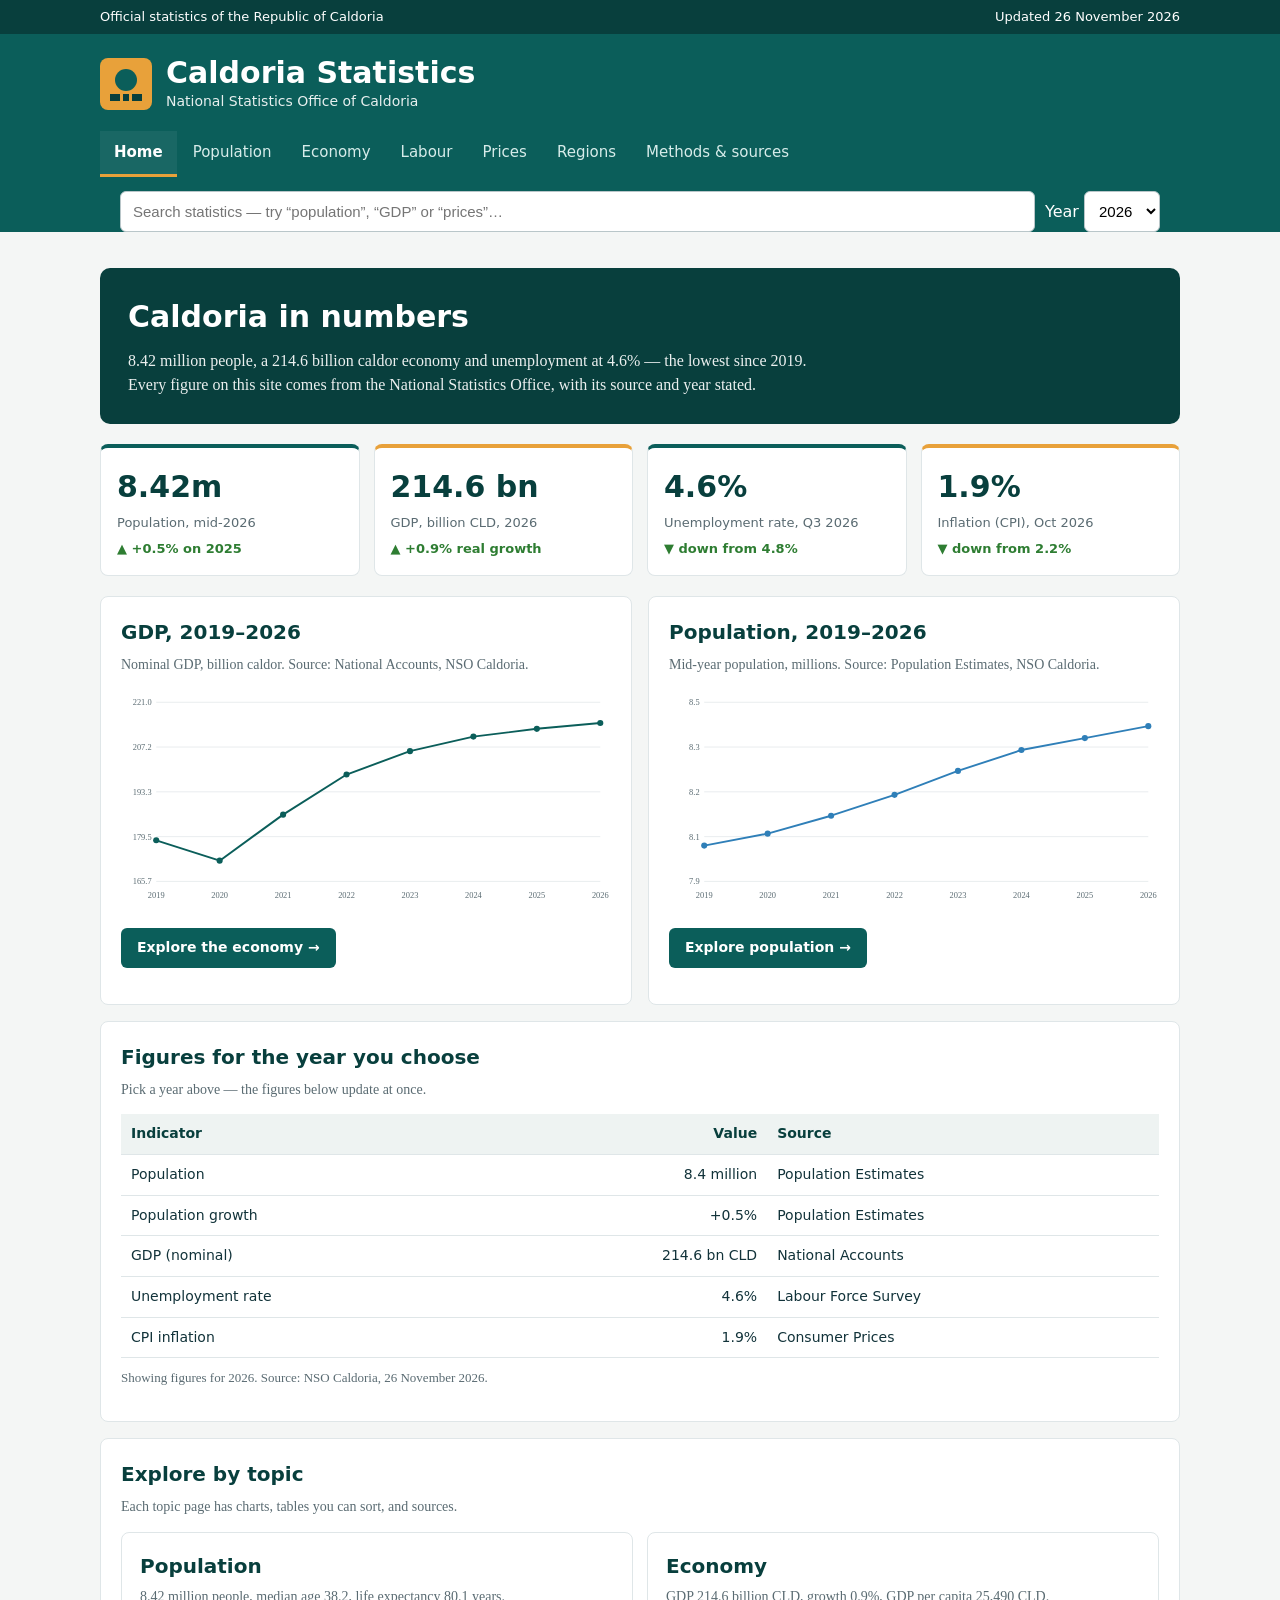
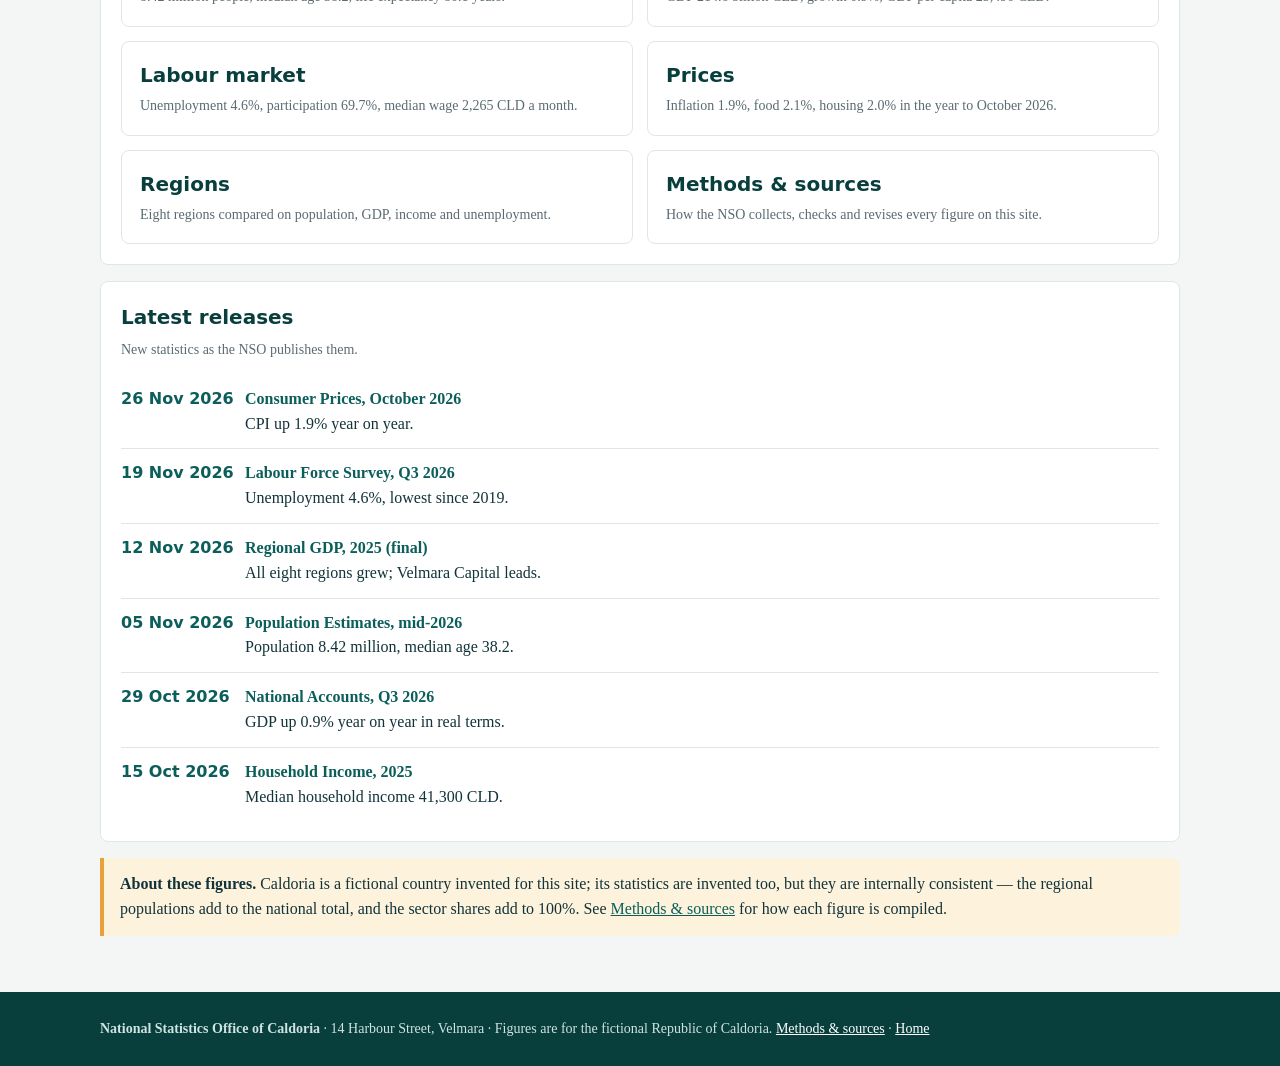
<file: app/index.html>
<!DOCTYPE html>
<html lang="en">
<head>
<meta charset="utf-8">
<meta name="viewport" content="width=device-width, initial-scale=1">
<title>Caldoria National Statistics — NSO Caldoria</title>
<meta name="description" content="Official statistics for the Republic of Caldoria: population, economy, labour, prices and regions, from the National Statistics Office.">
<link rel="stylesheet" href="style.css">
<script type="module" src="app.js"></script>
</head>
<body data-page="home">
<div class="topbar"><div class="topbar-inner"><span>Official statistics of the Republic of Caldoria</span><span>Updated 26 November 2026</span></div></div>
<header class="site"><div class="header-inner">
<a class="brand" href="index.html"><svg class="brand-mark" viewBox="0 0 52 52" aria-hidden="true"><rect width="52" height="52" rx="8" fill="#e8a13a"/><circle cx="26" cy="22" r="11" fill="#0b5e5a"/><rect x="10" y="36" width="10" height="7" fill="#083f3d"/><rect x="23" y="36" width="6" height="7" fill="#083f3d"/><rect x="32" y="36" width="10" height="7" fill="#083f3d"/></svg><span><h1>Caldoria Statistics</h1><p>National Statistics Office of Caldoria</p></span></a>
<nav class="main" aria-label="Main navigation">
<a href="index.html" class="active">Home</a><a href="population.html">Population</a><a href="economy.html">Economy</a><a href="labour.html">Labour</a><a href="prices.html">Prices</a><a href="regions.html">Regions</a><a href="methods.html">Methods &amp; sources</a>
</nav>
<div class="searchbar"><input type="search" id="siteSearch" placeholder="Search statistics — try “population”, “GDP” or “prices”…" aria-label="Search statistics"><label>Year <select id="yearSelect" aria-label="Choose year"></select></label></div>
</div></header>
<main>
<div id="searchResults"></div>
<section class="hero"><h2>Caldoria in numbers</h2><p>8.42 million people, a 214.6 billion caldor economy and unemployment at 4.6% — the lowest since 2019. Every figure on this site comes from the National Statistics Office, with its source and year stated.</p></section>
<div class="kpis">
<div class="kpi"><div class="kpi-value">8.42m</div><div class="kpi-label">Population, mid-2026</div><div class="kpi-change">▲ +0.5% on 2025</div></div>
<div class="kpi amber"><div class="kpi-value">214.6 bn</div><div class="kpi-label">GDP, billion CLD, 2026</div><div class="kpi-change">▲ +0.9% real growth</div></div>
<div class="kpi"><div class="kpi-value">4.6%</div><div class="kpi-label">Unemployment rate, Q3 2026</div><div class="kpi-change">▼ down from 4.8%</div></div>
<div class="kpi amber"><div class="kpi-value">1.9%</div><div class="kpi-label">Inflation (CPI), Oct 2026</div><div class="kpi-change">▼ down from 2.2%</div></div>
</div>
<div class="grid2">
<div class="card"><h3>GDP, 2019–2026</h3><p class="sub">Nominal GDP, billion caldor. Source: National Accounts, NSO Caldoria.</p><div id="chart-gdp"></div><p><a class="btn" href="economy.html">Explore the economy →</a></p></div>
<div class="card"><h3>Population, 2019–2026</h3><p class="sub">Mid-year population, millions. Source: Population Estimates, NSO Caldoria.</p><div id="chart-pop"></div><p><a class="btn" href="population.html">Explore population →</a></p></div>
</div>
<div class="card"><h3>Figures for the year you choose</h3><p class="sub">Pick a year above — the figures below update at once.</p>
<table class="sortable"><thead><tr><th>Indicator</th><th class="num">Value</th><th>Source</th></tr></thead><tbody>
<tr><td>Population</td><td class="num" id="year-pop">8.4 million</td><td>Population Estimates</td></tr>
<tr><td>Population growth</td><td class="num" id="year-growth">+0.5%</td><td>Population Estimates</td></tr>
<tr><td>GDP (nominal)</td><td class="num" id="year-gdp">214.6 bn CLD</td><td>National Accounts</td></tr>
<tr><td>Unemployment rate</td><td class="num" id="year-unemp">4.6%</td><td>Labour Force Survey</td></tr>
<tr><td>CPI inflation</td><td class="num" id="year-cpi">1.9%</td><td>Consumer Prices</td></tr>
</tbody></table><p class="note" id="year-note">Showing figures for 2026. Source: NSO Caldoria, 26 November 2026.</p></div>
<div class="card"><h3>Explore by topic</h3><p class="sub">Each topic page has charts, tables you can sort, and sources.</p><div class="topic-list" id="topicList"></div></div>
<div class="card"><h3>Latest releases</h3><p class="sub">New statistics as the NSO publishes them.</p><div id="releaseList"></div></div>
<div class="callout"><strong>About these figures.</strong> Caldoria is a fictional country invented for this site; its statistics are invented too, but they are internally consistent — the regional populations add to the national total, and the sector shares add to 100%. See <a href="methods.html">Methods &amp; sources</a> for how each figure is compiled.</div>
</main>
<footer class="site"><div class="footer-inner"><strong>National Statistics Office of Caldoria</strong> · 14 Harbour Street, Velmara · Figures are for the fictional Republic of Caldoria. <a href="methods.html">Methods &amp; sources</a> · <a href="index.html">Home</a></div></footer>
</body>
</html>
</file>
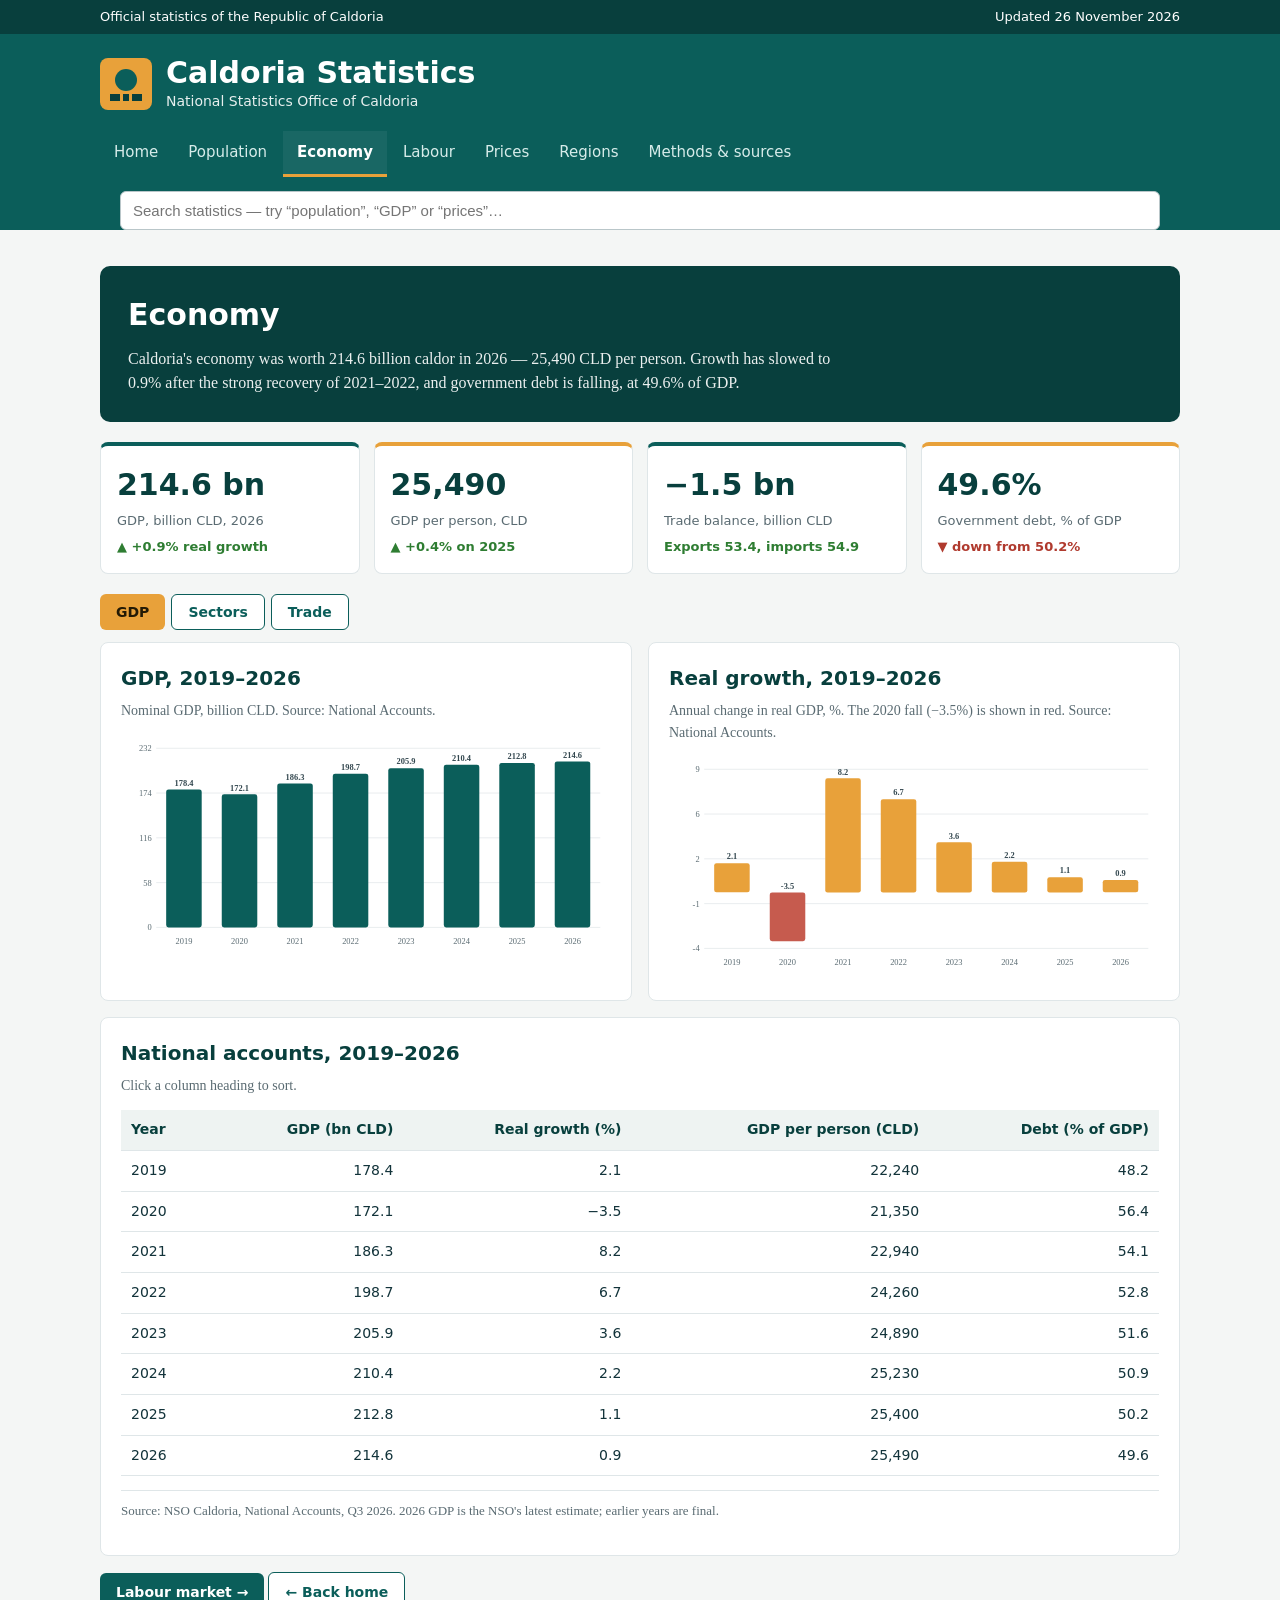
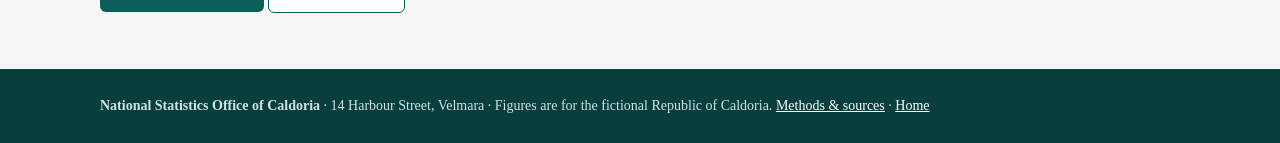
<file: app/economy.html>
<!DOCTYPE html>
<html lang="en">
<head>
<meta charset="utf-8">
<meta name="viewport" content="width=device-width, initial-scale=1">
<title>Economy — Caldoria National Statistics</title>
<meta name="description" content="Caldoria's economy: GDP 214.6 billion CLD, growth 0.9%, sectors, trade and government debt.">
<link rel="stylesheet" href="style.css">
<script type="module" src="app.js"></script>
</head>
<body data-page="economy">
<div class="topbar"><div class="topbar-inner"><span>Official statistics of the Republic of Caldoria</span><span>Updated 26 November 2026</span></div></div>
<header class="site"><div class="header-inner">
<a class="brand" href="index.html"><svg class="brand-mark" viewBox="0 0 52 52" aria-hidden="true"><rect width="52" height="52" rx="8" fill="#e8a13a"/><circle cx="26" cy="22" r="11" fill="#0b5e5a"/><rect x="10" y="36" width="10" height="7" fill="#083f3d"/><rect x="23" y="36" width="6" height="7" fill="#083f3d"/><rect x="32" y="36" width="10" height="7" fill="#083f3d"/></svg><span><h1>Caldoria Statistics</h1><p>National Statistics Office of Caldoria</p></span></a>
<nav class="main" aria-label="Main navigation">
<a href="index.html">Home</a><a href="population.html">Population</a><a href="economy.html" class="active">Economy</a><a href="labour.html">Labour</a><a href="prices.html">Prices</a><a href="regions.html">Regions</a><a href="methods.html">Methods &amp; sources</a>
</nav>
<div class="searchbar"><input type="search" id="siteSearch" placeholder="Search statistics — try “population”, “GDP” or “prices”…" aria-label="Search statistics"></div>
</div></header>
<main>
<div id="searchResults"></div>
<section class="hero"><h2>Economy</h2><p>Caldoria's economy was worth 214.6 billion caldor in 2026 — 25,490 CLD per person. Growth has slowed to 0.9% after the strong recovery of 2021–2022, and government debt is falling, at 49.6% of GDP.</p></section>
<div class="kpis">
<div class="kpi"><div class="kpi-value">214.6 bn</div><div class="kpi-label">GDP, billion CLD, 2026</div><div class="kpi-change">▲ +0.9% real growth</div></div>
<div class="kpi amber"><div class="kpi-value">25,490</div><div class="kpi-label">GDP per person, CLD</div><div class="kpi-change">▲ +0.4% on 2025</div></div>
<div class="kpi"><div class="kpi-value">−1.5 bn</div><div class="kpi-label">Trade balance, billion CLD</div><div class="kpi-change">Exports 53.4, imports 54.9</div></div>
<div class="kpi amber"><div class="kpi-value">49.6%</div><div class="kpi-label">Government debt, % of GDP</div><div class="kpi-change down">▼ down from 50.2%</div></div>
</div>
<div data-tab-group>
<div class="tabs" role="tablist"><button class="btn active" data-tab="gdp">GDP</button><button class="btn ghost" data-tab="sectors">Sectors</button><button class="btn ghost" data-tab="trade">Trade</button></div>
<div data-panel="gdp">
<div class="grid2">
<div class="card"><h3>GDP, 2019–2026</h3><p class="sub">Nominal GDP, billion CLD. Source: National Accounts.</p><div id="chart-gdp"></div></div>
<div class="card"><h3>Real growth, 2019–2026</h3><p class="sub">Annual change in real GDP, %. The 2020 fall (−3.5%) is shown in red. Source: National Accounts.</p><div id="chart-growth"></div></div>
</div>
</div>
<div data-panel="sectors" class="hidden">
<div class="card"><h3>What Caldoria produces, 2026</h3><p class="sub">Share of GDP by sector. Services are 58.4% of the economy. Source: National Accounts.</p><div id="chart-sectors"></div></div>
</div>
<div data-panel="trade" class="hidden">
<div class="card"><h3>Exports, 2019–2026</h3><p class="sub">Billion CLD. Source: Trade Statistics.</p><div id="chart-trade"></div>
<table><thead><tr><th>Trade, 2026</th><th class="num">Billion CLD</th></tr></thead><tbody>
<tr><td>Exports of goods and services</td><td class="num">53.4</td></tr>
<tr><td>Imports of goods and services</td><td class="num">54.9</td></tr>
<tr><td>Trade balance</td><td class="num">−1.5</td></tr>
<tr><td>Largest export: machinery &amp; instruments</td><td class="num">14.2</td></tr>
<tr><td>Largest import: energy &amp; fuels</td><td class="num">11.8</td></tr>
</tbody></table></div>
</div>
</div>
<div class="card"><h3>National accounts, 2019–2026</h3><p class="sub">Click a column heading to sort.</p>
<table class="sortable"><thead><tr><th>Year</th><th class="num">GDP (bn CLD)</th><th class="num">Real growth (%)</th><th class="num">GDP per person (CLD)</th><th class="num">Debt (% of GDP)</th></tr></thead><tbody>
<tr><td>2019</td><td class="num">178.4</td><td class="num">2.1</td><td class="num">22,240</td><td class="num">48.2</td></tr>
<tr><td>2020</td><td class="num">172.1</td><td class="num">−3.5</td><td class="num">21,350</td><td class="num">56.4</td></tr>
<tr><td>2021</td><td class="num">186.3</td><td class="num">8.2</td><td class="num">22,940</td><td class="num">54.1</td></tr>
<tr><td>2022</td><td class="num">198.7</td><td class="num">6.7</td><td class="num">24,260</td><td class="num">52.8</td></tr>
<tr><td>2023</td><td class="num">205.9</td><td class="num">3.6</td><td class="num">24,890</td><td class="num">51.6</td></tr>
<tr><td>2024</td><td class="num">210.4</td><td class="num">2.2</td><td class="num">25,230</td><td class="num">50.9</td></tr>
<tr><td>2025</td><td class="num">212.8</td><td class="num">1.1</td><td class="num">25,400</td><td class="num">50.2</td></tr>
<tr><td>2026</td><td class="num">214.6</td><td class="num">0.9</td><td class="num">25,490</td><td class="num">49.6</td></tr>
</tbody></table><p class="source">Source: NSO Caldoria, National Accounts, Q3 2026. 2026 GDP is the NSO's latest estimate; earlier years are final.</p></div>
<p><a class="btn" href="labour.html">Labour market →</a> <a class="btn ghost" href="index.html">← Back home</a></p>
</main>
<footer class="site"><div class="footer-inner"><strong>National Statistics Office of Caldoria</strong> · 14 Harbour Street, Velmara · Figures are for the fictional Republic of Caldoria. <a href="methods.html">Methods &amp; sources</a> · <a href="index.html">Home</a></div></footer>
</body>
</html>
</file>
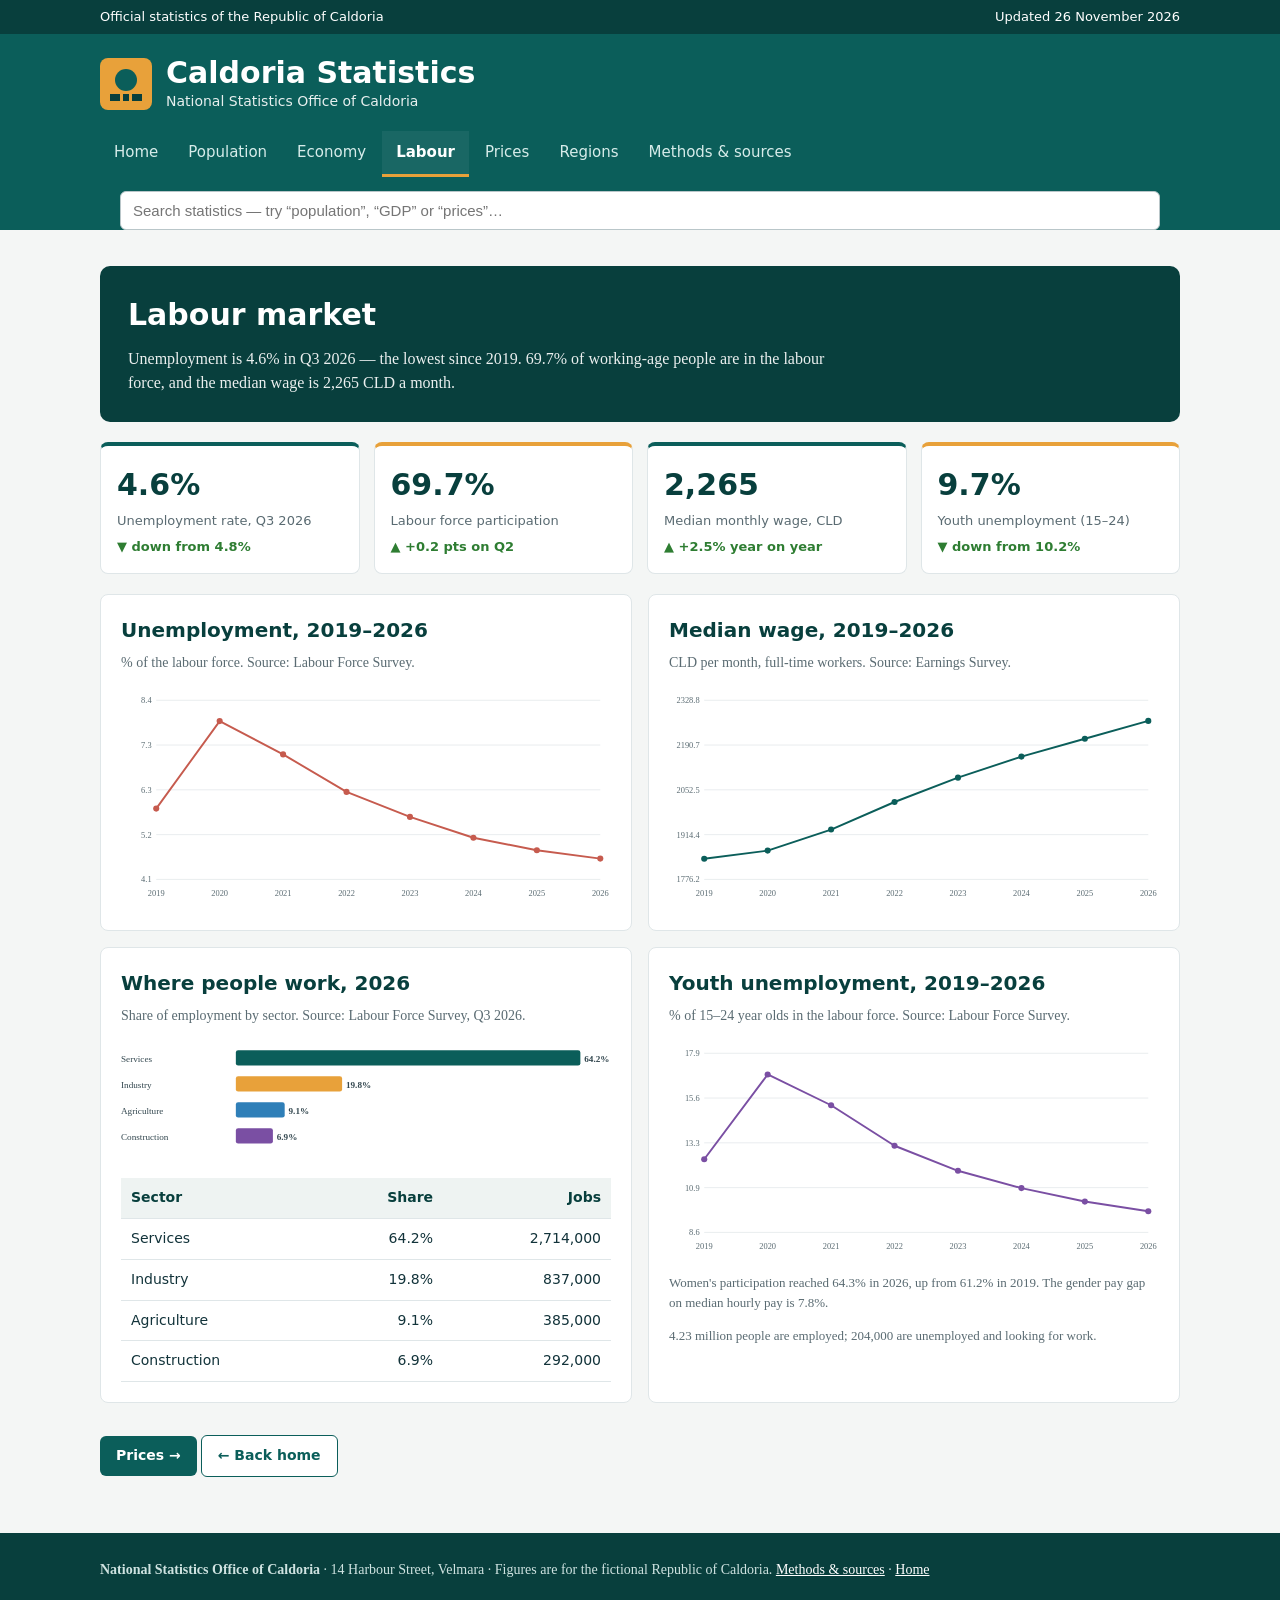
<file: app/labour.html>
<!DOCTYPE html>
<html lang="en">
<head>
<meta charset="utf-8">
<meta name="viewport" content="width=device-width, initial-scale=1">
<title>Labour market — Caldoria National Statistics</title>
<meta name="description" content="Caldoria's labour market: unemployment 4.6%, participation 69.7%, median wage 2,265 CLD a month.">
<link rel="stylesheet" href="style.css">
<script type="module" src="app.js"></script>
</head>
<body data-page="labour">
<div class="topbar"><div class="topbar-inner"><span>Official statistics of the Republic of Caldoria</span><span>Updated 26 November 2026</span></div></div>
<header class="site"><div class="header-inner">
<a class="brand" href="index.html"><svg class="brand-mark" viewBox="0 0 52 52" aria-hidden="true"><rect width="52" height="52" rx="8" fill="#e8a13a"/><circle cx="26" cy="22" r="11" fill="#0b5e5a"/><rect x="10" y="36" width="10" height="7" fill="#083f3d"/><rect x="23" y="36" width="6" height="7" fill="#083f3d"/><rect x="32" y="36" width="10" height="7" fill="#083f3d"/></svg><span><h1>Caldoria Statistics</h1><p>National Statistics Office of Caldoria</p></span></a>
<nav class="main" aria-label="Main navigation">
<a href="index.html">Home</a><a href="population.html">Population</a><a href="economy.html">Economy</a><a href="labour.html" class="active">Labour</a><a href="prices.html">Prices</a><a href="regions.html">Regions</a><a href="methods.html">Methods &amp; sources</a>
</nav>
<div class="searchbar"><input type="search" id="siteSearch" placeholder="Search statistics — try “population”, “GDP” or “prices”…" aria-label="Search statistics"></div>
</div></header>
<main>
<div id="searchResults"></div>
<section class="hero"><h2>Labour market</h2><p>Unemployment is 4.6% in Q3 2026 — the lowest since 2019. 69.7% of working-age people are in the labour force, and the median wage is 2,265 CLD a month.</p></section>
<div class="kpis">
<div class="kpi"><div class="kpi-value">4.6%</div><div class="kpi-label">Unemployment rate, Q3 2026</div><div class="kpi-change">▼ down from 4.8%</div></div>
<div class="kpi amber"><div class="kpi-value">69.7%</div><div class="kpi-label">Labour force participation</div><div class="kpi-change">▲ +0.2 pts on Q2</div></div>
<div class="kpi"><div class="kpi-value">2,265</div><div class="kpi-label">Median monthly wage, CLD</div><div class="kpi-change">▲ +2.5% year on year</div></div>
<div class="kpi amber"><div class="kpi-value">9.7%</div><div class="kpi-label">Youth unemployment (15–24)</div><div class="kpi-change">▼ down from 10.2%</div></div>
</div>
<div class="grid2">
<div class="card"><h3>Unemployment, 2019–2026</h3><p class="sub">% of the labour force. Source: Labour Force Survey.</p><div id="chart-unemp"></div></div>
<div class="card"><h3>Median wage, 2019–2026</h3><p class="sub">CLD per month, full-time workers. Source: Earnings Survey.</p><div id="chart-wage"></div></div>
</div>
<div class="grid2">
<div class="card"><h3>Where people work, 2026</h3><p class="sub">Share of employment by sector. Source: Labour Force Survey, Q3 2026.</p><div id="chart-sectors"></div>
<table><thead><tr><th>Sector</th><th class="num">Share</th><th class="num">Jobs</th></tr></thead><tbody>
<tr><td>Services</td><td class="num">64.2%</td><td class="num">2,714,000</td></tr>
<tr><td>Industry</td><td class="num">19.8%</td><td class="num">837,000</td></tr>
<tr><td>Agriculture</td><td class="num">9.1%</td><td class="num">385,000</td></tr>
<tr><td>Construction</td><td class="num">6.9%</td><td class="num">292,000</td></tr>
</tbody></table></div>
<div class="card"><h3>Youth unemployment, 2019–2026</h3><p class="sub">% of 15–24 year olds in the labour force. Source: Labour Force Survey.</p><div id="chart-youth"></div>
<p class="note">Women's participation reached 64.3% in 2026, up from 61.2% in 2019. The gender pay gap on median hourly pay is 7.8%.</p>
<p class="note">4.23 million people are employed; 204,000 are unemployed and looking for work.</p></div>
</div>
<p><a class="btn" href="prices.html">Prices →</a> <a class="btn ghost" href="index.html">← Back home</a></p>
</main>
<footer class="site"><div class="footer-inner"><strong>National Statistics Office of Caldoria</strong> · 14 Harbour Street, Velmara · Figures are for the fictional Republic of Caldoria. <a href="methods.html">Methods &amp; sources</a> · <a href="index.html">Home</a></div></footer>
</body>
</html>
</file>
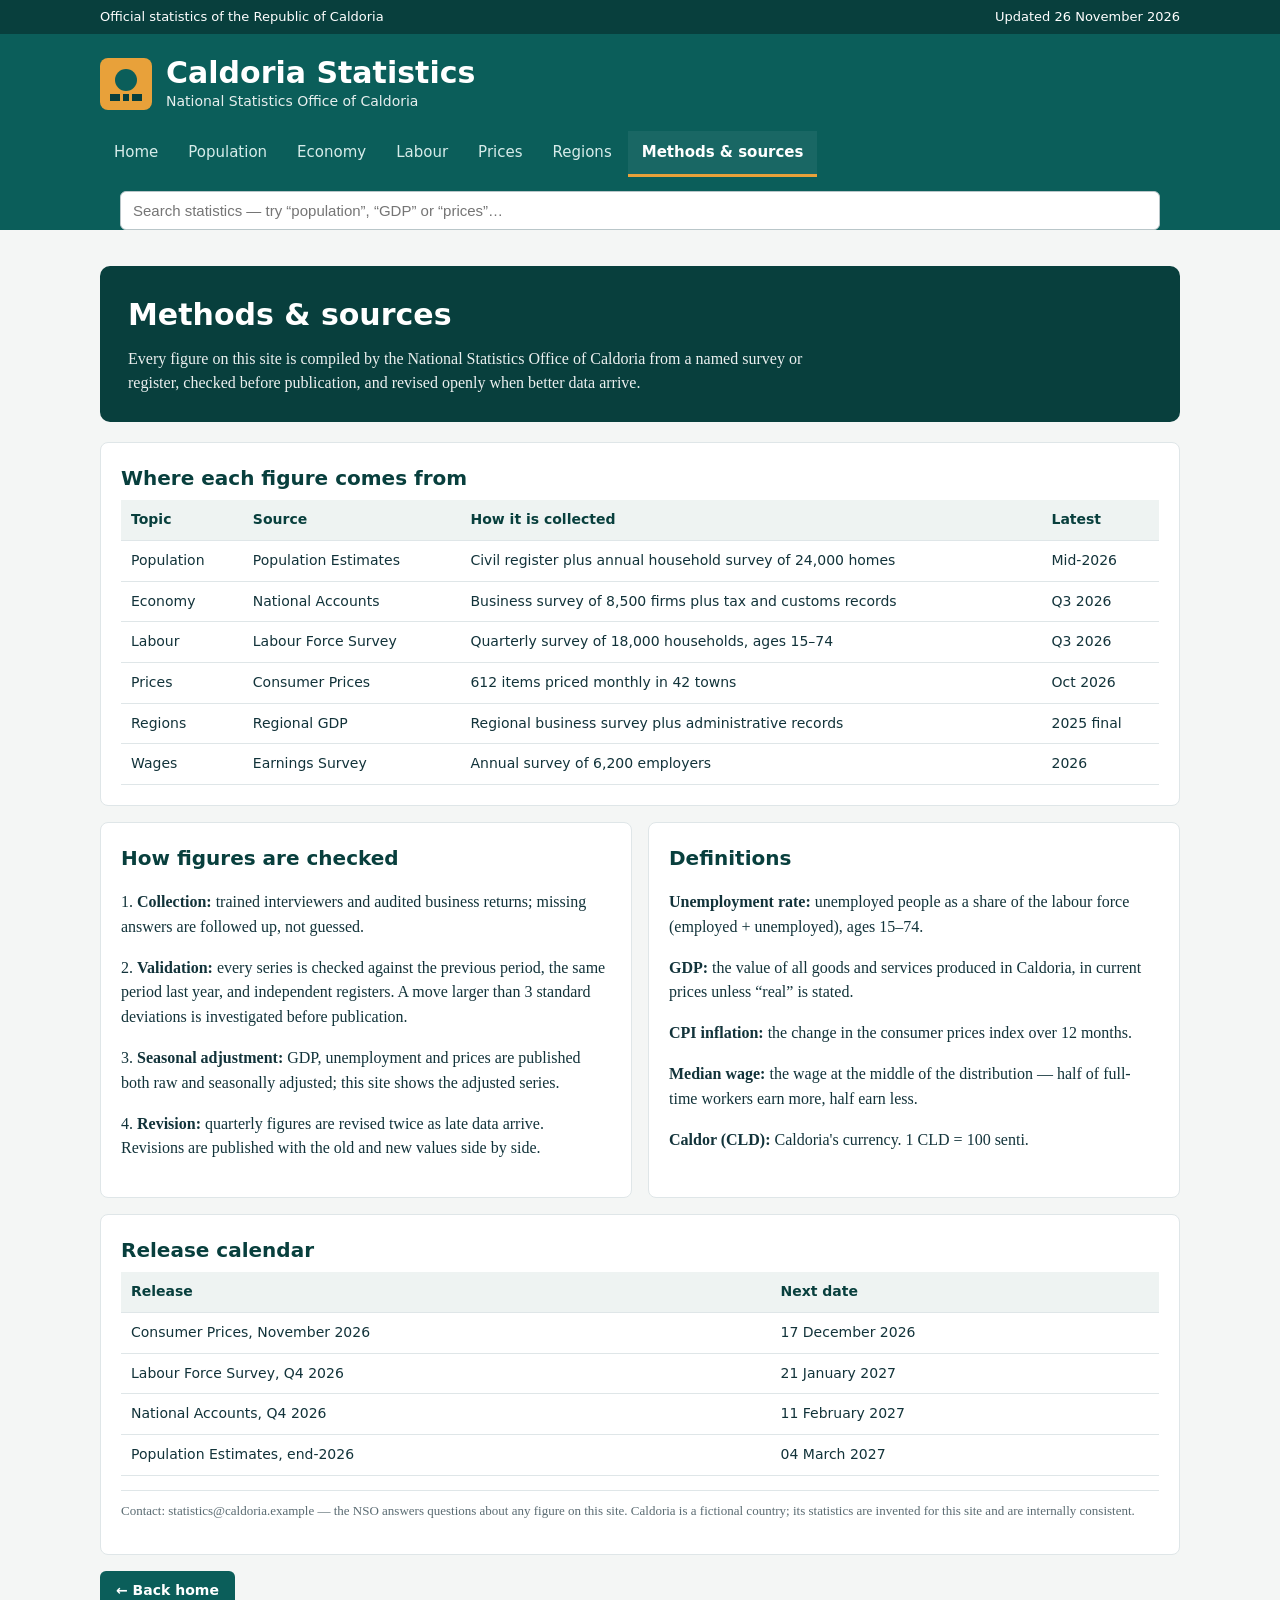
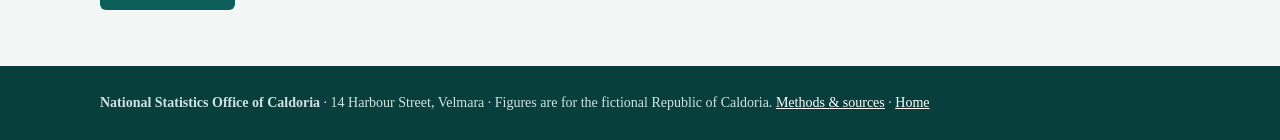
<file: app/methods.html>
<!DOCTYPE html>
<html lang="en">
<head>
<meta charset="utf-8">
<meta name="viewport" content="width=device-width, initial-scale=1">
<title>Methods &amp; sources — Caldoria National Statistics</title>
<meta name="description" content="How the National Statistics Office of Caldoria collects, checks and revises every figure on this site.">
<link rel="stylesheet" href="style.css">
<script type="module" src="app.js"></script>
</head>
<body data-page="methods">
<div class="topbar"><div class="topbar-inner"><span>Official statistics of the Republic of Caldoria</span><span>Updated 26 November 2026</span></div></div>
<header class="site"><div class="header-inner">
<a class="brand" href="index.html"><svg class="brand-mark" viewBox="0 0 52 52" aria-hidden="true"><rect width="52" height="52" rx="8" fill="#e8a13a"/><circle cx="26" cy="22" r="11" fill="#0b5e5a"/><rect x="10" y="36" width="10" height="7" fill="#083f3d"/><rect x="23" y="36" width="6" height="7" fill="#083f3d"/><rect x="32" y="36" width="10" height="7" fill="#083f3d"/></svg><span><h1>Caldoria Statistics</h1><p>National Statistics Office of Caldoria</p></span></a>
<nav class="main" aria-label="Main navigation">
<a href="index.html">Home</a><a href="population.html">Population</a><a href="economy.html">Economy</a><a href="labour.html">Labour</a><a href="prices.html">Prices</a><a href="regions.html">Regions</a><a href="methods.html" class="active">Methods &amp; sources</a>
</nav>
<div class="searchbar"><input type="search" id="siteSearch" placeholder="Search statistics — try “population”, “GDP” or “prices”…" aria-label="Search statistics"></div>
</div></header>
<main>
<div id="searchResults"></div>
<section class="hero"><h2>Methods &amp; sources</h2><p>Every figure on this site is compiled by the National Statistics Office of Caldoria from a named survey or register, checked before publication, and revised openly when better data arrive.</p></section>
<div class="card"><h3>Where each figure comes from</h3>
<table class="sortable"><thead><tr><th>Topic</th><th>Source</th><th>How it is collected</th><th>Latest</th></tr></thead><tbody>
<tr><td>Population</td><td>Population Estimates</td><td>Civil register plus annual household survey of 24,000 homes</td><td>Mid-2026</td></tr>
<tr><td>Economy</td><td>National Accounts</td><td>Business survey of 8,500 firms plus tax and customs records</td><td>Q3 2026</td></tr>
<tr><td>Labour</td><td>Labour Force Survey</td><td>Quarterly survey of 18,000 households, ages 15–74</td><td>Q3 2026</td></tr>
<tr><td>Prices</td><td>Consumer Prices</td><td>612 items priced monthly in 42 towns</td><td>Oct 2026</td></tr>
<tr><td>Regions</td><td>Regional GDP</td><td>Regional business survey plus administrative records</td><td>2025 final</td></tr>
<tr><td>Wages</td><td>Earnings Survey</td><td>Annual survey of 6,200 employers</td><td>2026</td></tr>
</tbody></table></div>
<div class="grid2">
<div class="card"><h3>How figures are checked</h3><p>1. <strong>Collection:</strong> trained interviewers and audited business returns; missing answers are followed up, not guessed.</p><p>2. <strong>Validation:</strong> every series is checked against the previous period, the same period last year, and independent registers. A move larger than 3 standard deviations is investigated before publication.</p><p>3. <strong>Seasonal adjustment:</strong> GDP, unemployment and prices are published both raw and seasonally adjusted; this site shows the adjusted series.</p><p>4. <strong>Revision:</strong> quarterly figures are revised twice as late data arrive. Revisions are published with the old and new values side by side.</p></div>
<div class="card"><h3>Definitions</h3><p><strong>Unemployment rate:</strong> unemployed people as a share of the labour force (employed + unemployed), ages 15–74.</p><p><strong>GDP:</strong> the value of all goods and services produced in Caldoria, in current prices unless “real” is stated.</p><p><strong>CPI inflation:</strong> the change in the consumer prices index over 12 months.</p><p><strong>Median wage:</strong> the wage at the middle of the distribution — half of full-time workers earn more, half earn less.</p><p><strong>Caldor (CLD):</strong> Caldoria's currency. 1 CLD = 100 senti.</p></div>
</div>
<div class="card"><h3>Release calendar</h3>
<table><thead><tr><th>Release</th><th>Next date</th></tr></thead><tbody>
<tr><td>Consumer Prices, November 2026</td><td>17 December 2026</td></tr>
<tr><td>Labour Force Survey, Q4 2026</td><td>21 January 2027</td></tr>
<tr><td>National Accounts, Q4 2026</td><td>11 February 2027</td></tr>
<tr><td>Population Estimates, end-2026</td><td>04 March 2027</td></tr>
</tbody></table>
<p class="source">Contact: statistics@caldoria.example — the NSO answers questions about any figure on this site. Caldoria is a fictional country; its statistics are invented for this site and are internally consistent.</p></div>
<p><a class="btn" href="index.html">← Back home</a></p>
</main>
<footer class="site"><div class="footer-inner"><strong>National Statistics Office of Caldoria</strong> · 14 Harbour Street, Velmara · Figures are for the fictional Republic of Caldoria. <a href="methods.html">Methods &amp; sources</a> · <a href="index.html">Home</a></div></footer>
</body>
</html>
</file>
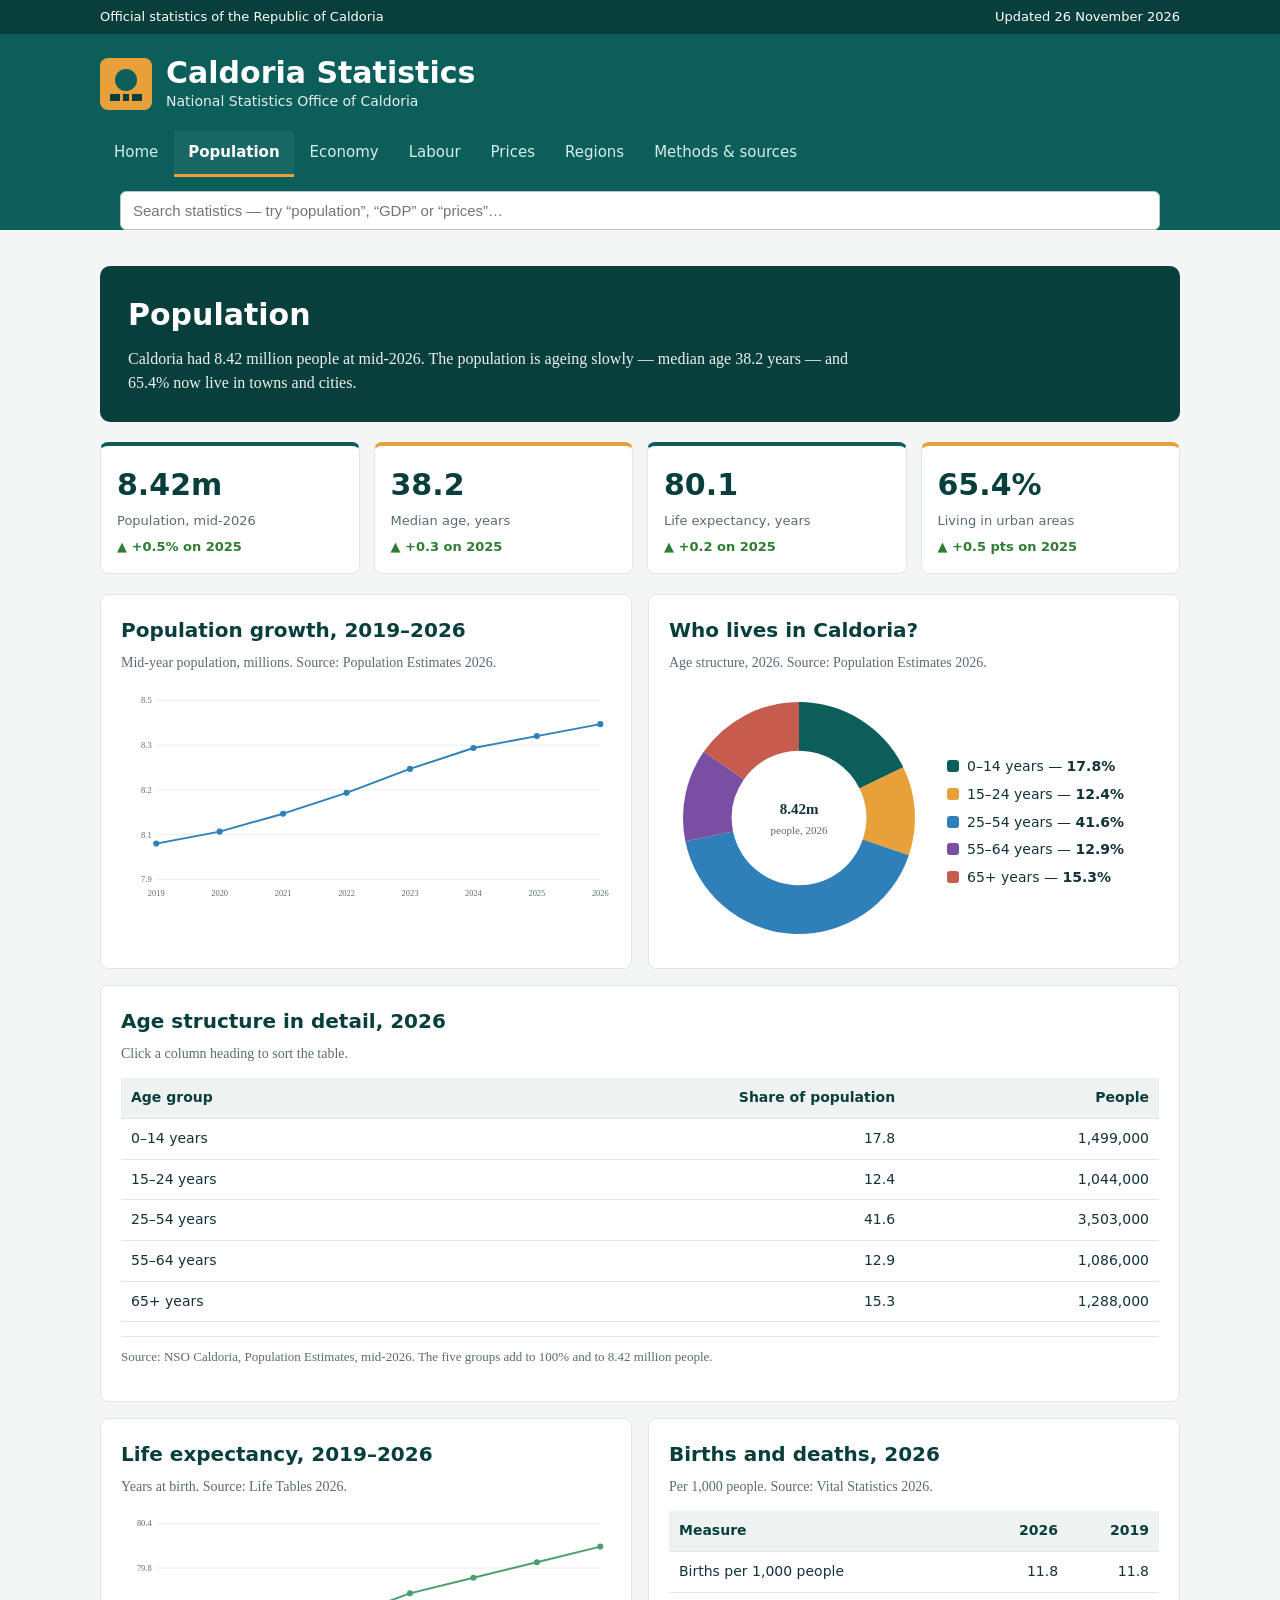
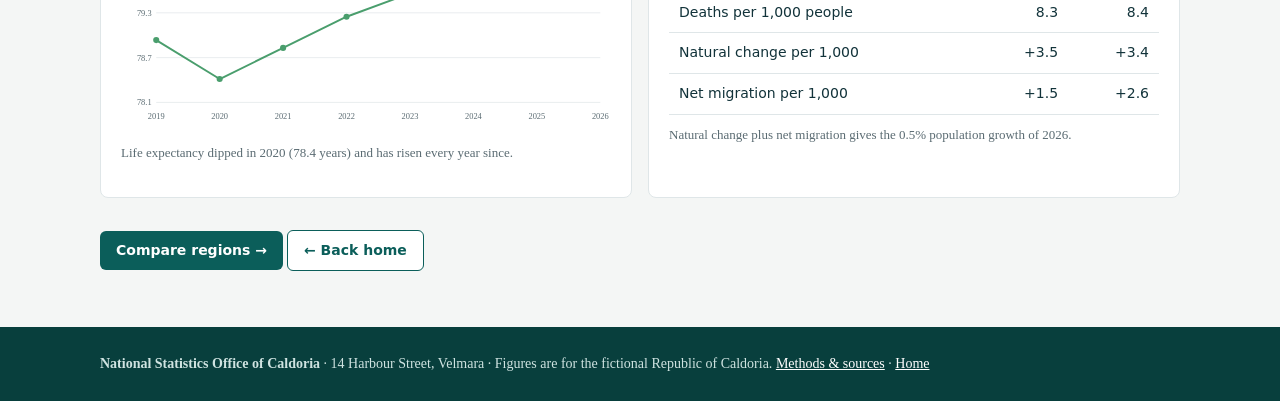
<file: app/population.html>
<!DOCTYPE html>
<html lang="en">
<head>
<meta charset="utf-8">
<meta name="viewport" content="width=device-width, initial-scale=1">
<title>Population — Caldoria National Statistics</title>
<meta name="description" content="Caldoria's population: 8.42 million people, age structure, births, deaths and life expectancy.">
<link rel="stylesheet" href="style.css">
<script type="module" src="app.js"></script>
</head>
<body data-page="population">
<div class="topbar"><div class="topbar-inner"><span>Official statistics of the Republic of Caldoria</span><span>Updated 26 November 2026</span></div></div>
<header class="site"><div class="header-inner">
<a class="brand" href="index.html"><svg class="brand-mark" viewBox="0 0 52 52" aria-hidden="true"><rect width="52" height="52" rx="8" fill="#e8a13a"/><circle cx="26" cy="22" r="11" fill="#0b5e5a"/><rect x="10" y="36" width="10" height="7" fill="#083f3d"/><rect x="23" y="36" width="6" height="7" fill="#083f3d"/><rect x="32" y="36" width="10" height="7" fill="#083f3d"/></svg><span><h1>Caldoria Statistics</h1><p>National Statistics Office of Caldoria</p></span></a>
<nav class="main" aria-label="Main navigation">
<a href="index.html">Home</a><a href="population.html" class="active">Population</a><a href="economy.html">Economy</a><a href="labour.html">Labour</a><a href="prices.html">Prices</a><a href="regions.html">Regions</a><a href="methods.html">Methods &amp; sources</a>
</nav>
<div class="searchbar"><input type="search" id="siteSearch" placeholder="Search statistics — try “population”, “GDP” or “prices”…" aria-label="Search statistics"></div>
</div></header>
<main>
<div id="searchResults"></div>
<section class="hero"><h2>Population</h2><p>Caldoria had 8.42 million people at mid-2026. The population is ageing slowly — median age 38.2 years — and 65.4% now live in towns and cities.</p></section>
<div class="kpis">
<div class="kpi"><div class="kpi-value">8.42m</div><div class="kpi-label">Population, mid-2026</div><div class="kpi-change">▲ +0.5% on 2025</div></div>
<div class="kpi amber"><div class="kpi-value">38.2</div><div class="kpi-label">Median age, years</div><div class="kpi-change">▲ +0.3 on 2025</div></div>
<div class="kpi"><div class="kpi-value">80.1</div><div class="kpi-label">Life expectancy, years</div><div class="kpi-change">▲ +0.2 on 2025</div></div>
<div class="kpi amber"><div class="kpi-value">65.4%</div><div class="kpi-label">Living in urban areas</div><div class="kpi-change">▲ +0.5 pts on 2025</div></div>
</div>
<div class="grid2">
<div class="card"><h3>Population growth, 2019–2026</h3><p class="sub">Mid-year population, millions. Source: Population Estimates 2026.</p><div id="chart-pop"></div></div>
<div class="card"><h3>Who lives in Caldoria?</h3><p class="sub">Age structure, 2026. Source: Population Estimates 2026.</p><div id="chart-age"></div></div>
</div>
<div class="card"><h3>Age structure in detail, 2026</h3><p class="sub">Click a column heading to sort the table.</p>
<table class="sortable"><thead><tr><th>Age group</th><th class="num">Share of population</th><th class="num">People</th></tr></thead><tbody id="ageRows"></tbody></table>
<p class="source">Source: NSO Caldoria, Population Estimates, mid-2026. The five groups add to 100% and to 8.42 million people.</p></div>
<div class="grid2">
<div class="card"><h3>Life expectancy, 2019–2026</h3><p class="sub">Years at birth. Source: Life Tables 2026.</p><div id="chart-life"></div><p class="note">Life expectancy dipped in 2020 (78.4 years) and has risen every year since.</p></div>
<div class="card"><h3>Births and deaths, 2026</h3><p class="sub">Per 1,000 people. Source: Vital Statistics 2026.</p>
<table><thead><tr><th>Measure</th><th class="num">2026</th><th class="num">2019</th></tr></thead><tbody>
<tr><td>Births per 1,000 people</td><td class="num">11.8</td><td class="num">11.8</td></tr>
<tr><td>Deaths per 1,000 people</td><td class="num">8.3</td><td class="num">8.4</td></tr>
<tr><td>Natural change per 1,000</td><td class="num">+3.5</td><td class="num">+3.4</td></tr>
<tr><td>Net migration per 1,000</td><td class="num">+1.5</td><td class="num">+2.6</td></tr>
</tbody></table><p class="note">Natural change plus net migration gives the 0.5% population growth of 2026.</p></div>
</div>
<p><a class="btn" href="regions.html">Compare regions →</a> <a class="btn ghost" href="index.html">← Back home</a></p>
</main>
<footer class="site"><div class="footer-inner"><strong>National Statistics Office of Caldoria</strong> · 14 Harbour Street, Velmara · Figures are for the fictional Republic of Caldoria. <a href="methods.html">Methods &amp; sources</a> · <a href="index.html">Home</a></div></footer>
</body>
</html>
</file>
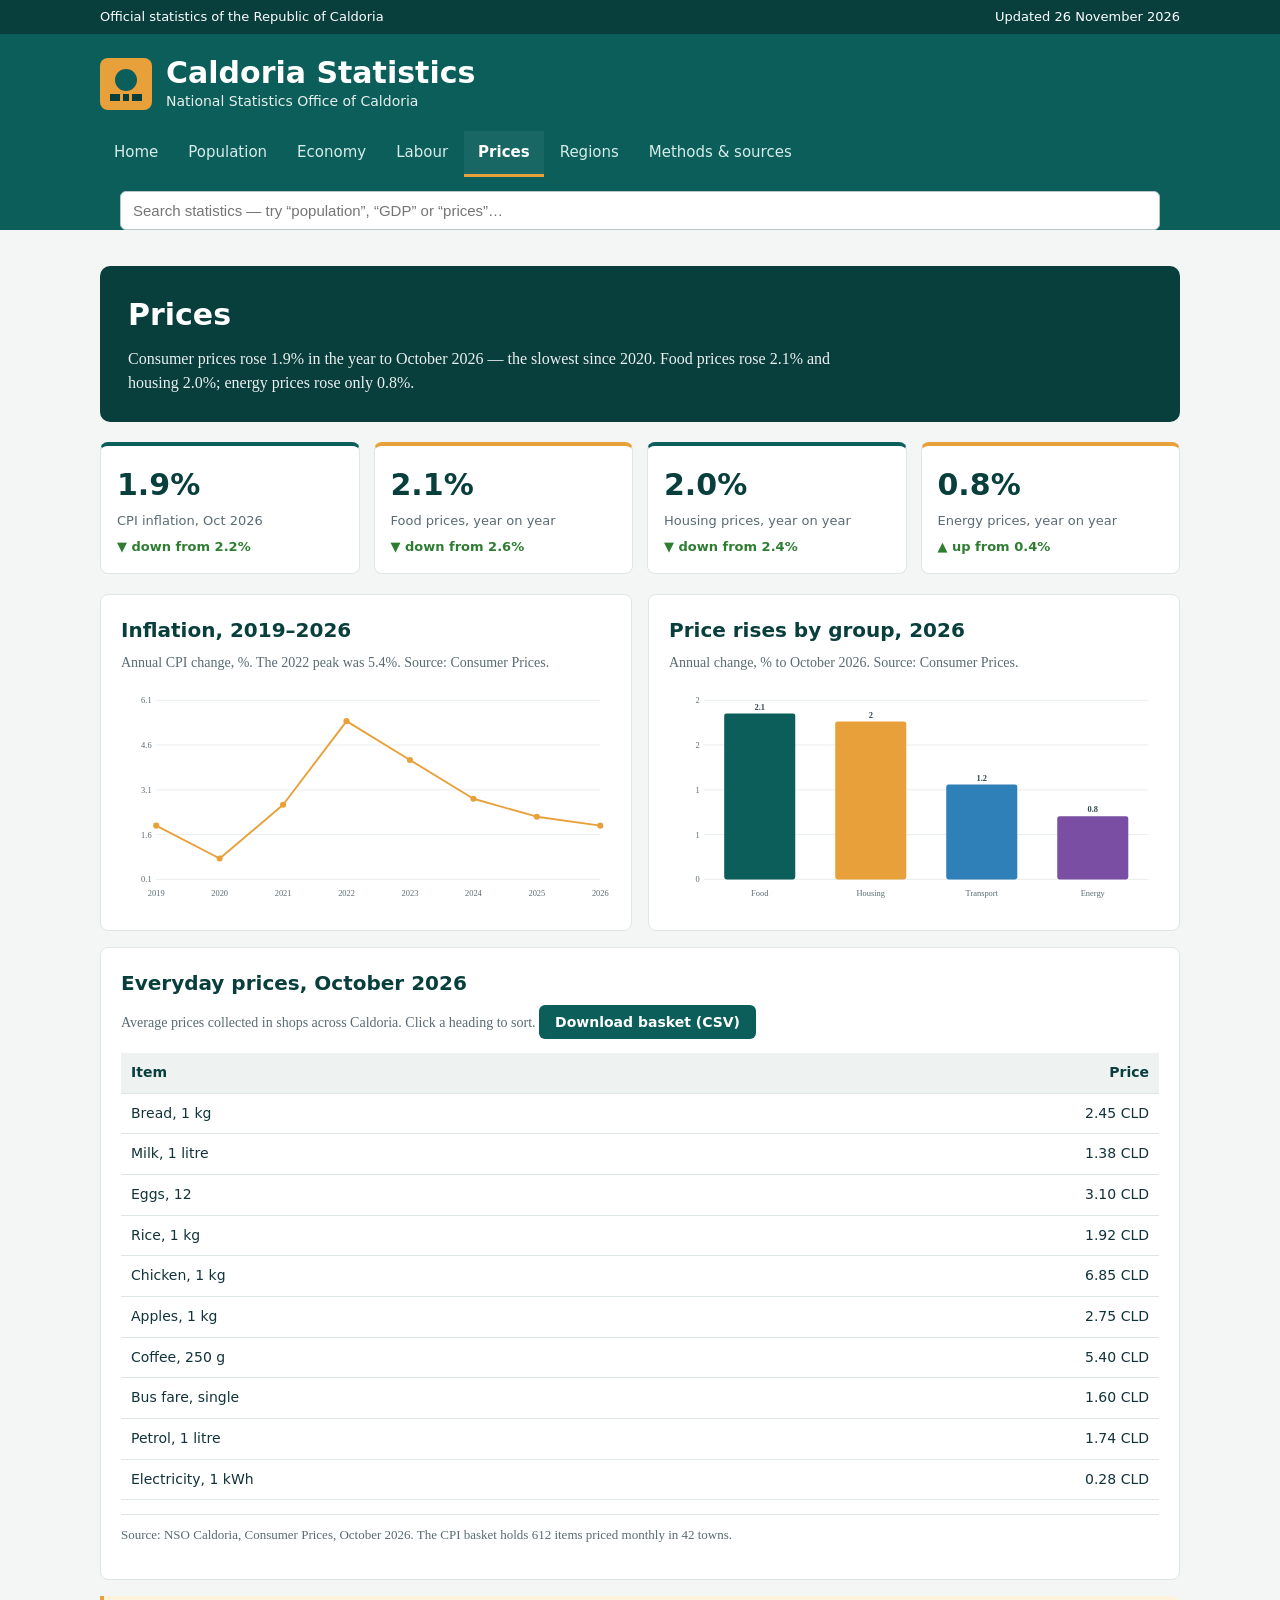
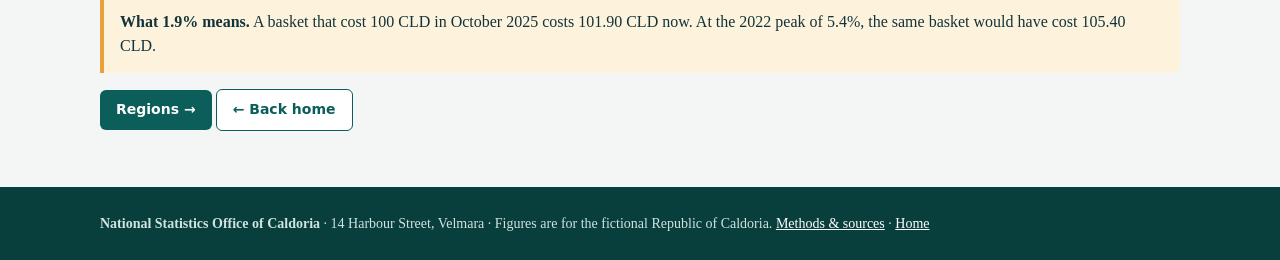
<file: app/prices.html>
<!DOCTYPE html>
<html lang="en">
<head>
<meta charset="utf-8">
<meta name="viewport" content="width=device-width, initial-scale=1">
<title>Prices — Caldoria National Statistics</title>
<meta name="description" content="Caldoria's prices: CPI inflation 1.9%, price rises by group, and a basket of everyday prices.">
<link rel="stylesheet" href="style.css">
<script type="module" src="app.js"></script>
</head>
<body data-page="prices">
<div class="topbar"><div class="topbar-inner"><span>Official statistics of the Republic of Caldoria</span><span>Updated 26 November 2026</span></div></div>
<header class="site"><div class="header-inner">
<a class="brand" href="index.html"><svg class="brand-mark" viewBox="0 0 52 52" aria-hidden="true"><rect width="52" height="52" rx="8" fill="#e8a13a"/><circle cx="26" cy="22" r="11" fill="#0b5e5a"/><rect x="10" y="36" width="10" height="7" fill="#083f3d"/><rect x="23" y="36" width="6" height="7" fill="#083f3d"/><rect x="32" y="36" width="10" height="7" fill="#083f3d"/></svg><span><h1>Caldoria Statistics</h1><p>National Statistics Office of Caldoria</p></span></a>
<nav class="main" aria-label="Main navigation">
<a href="index.html">Home</a><a href="population.html">Population</a><a href="economy.html">Economy</a><a href="labour.html">Labour</a><a href="prices.html" class="active">Prices</a><a href="regions.html">Regions</a><a href="methods.html">Methods &amp; sources</a>
</nav>
<div class="searchbar"><input type="search" id="siteSearch" placeholder="Search statistics — try “population”, “GDP” or “prices”…" aria-label="Search statistics"></div>
</div></header>
<main>
<div id="searchResults"></div>
<section class="hero"><h2>Prices</h2><p>Consumer prices rose 1.9% in the year to October 2026 — the slowest since 2020. Food prices rose 2.1% and housing 2.0%; energy prices rose only 0.8%.</p></section>
<div class="kpis">
<div class="kpi"><div class="kpi-value">1.9%</div><div class="kpi-label">CPI inflation, Oct 2026</div><div class="kpi-change">▼ down from 2.2%</div></div>
<div class="kpi amber"><div class="kpi-value">2.1%</div><div class="kpi-label">Food prices, year on year</div><div class="kpi-change">▼ down from 2.6%</div></div>
<div class="kpi"><div class="kpi-value">2.0%</div><div class="kpi-label">Housing prices, year on year</div><div class="kpi-change">▼ down from 2.4%</div></div>
<div class="kpi amber"><div class="kpi-value">0.8%</div><div class="kpi-label">Energy prices, year on year</div><div class="kpi-change">▲ up from 0.4%</div></div>
</div>
<div class="grid2">
<div class="card"><h3>Inflation, 2019–2026</h3><p class="sub">Annual CPI change, %. The 2022 peak was 5.4%. Source: Consumer Prices.</p><div id="chart-cpi"></div></div>
<div class="card"><h3>Price rises by group, 2026</h3><p class="sub">Annual change, % to October 2026. Source: Consumer Prices.</p><div id="chart-groups"></div></div>
</div>
<div class="card"><h3>Everyday prices, October 2026</h3><p class="sub">Average prices collected in shops across Caldoria. Click a heading to sort. <button class="btn" id="downloadPrices">Download basket (CSV)</button></p>
<table class="sortable"><thead><tr><th>Item</th><th class="num">Price</th></tr></thead><tbody id="basketRows"></tbody></table>
<p class="source">Source: NSO Caldoria, Consumer Prices, October 2026. The CPI basket holds 612 items priced monthly in 42 towns.</p></div>
<div class="callout"><strong>What 1.9% means.</strong> A basket that cost 100 CLD in October 2025 costs 101.90 CLD now. At the 2022 peak of 5.4%, the same basket would have cost 105.40 CLD.</div>
<p><a class="btn" href="regions.html">Regions →</a> <a class="btn ghost" href="index.html">← Back home</a></p>
</main>
<footer class="site"><div class="footer-inner"><strong>National Statistics Office of Caldoria</strong> · 14 Harbour Street, Velmara · Figures are for the fictional Republic of Caldoria. <a href="methods.html">Methods &amp; sources</a> · <a href="index.html">Home</a></div></footer>
</body>
</html>
</file>
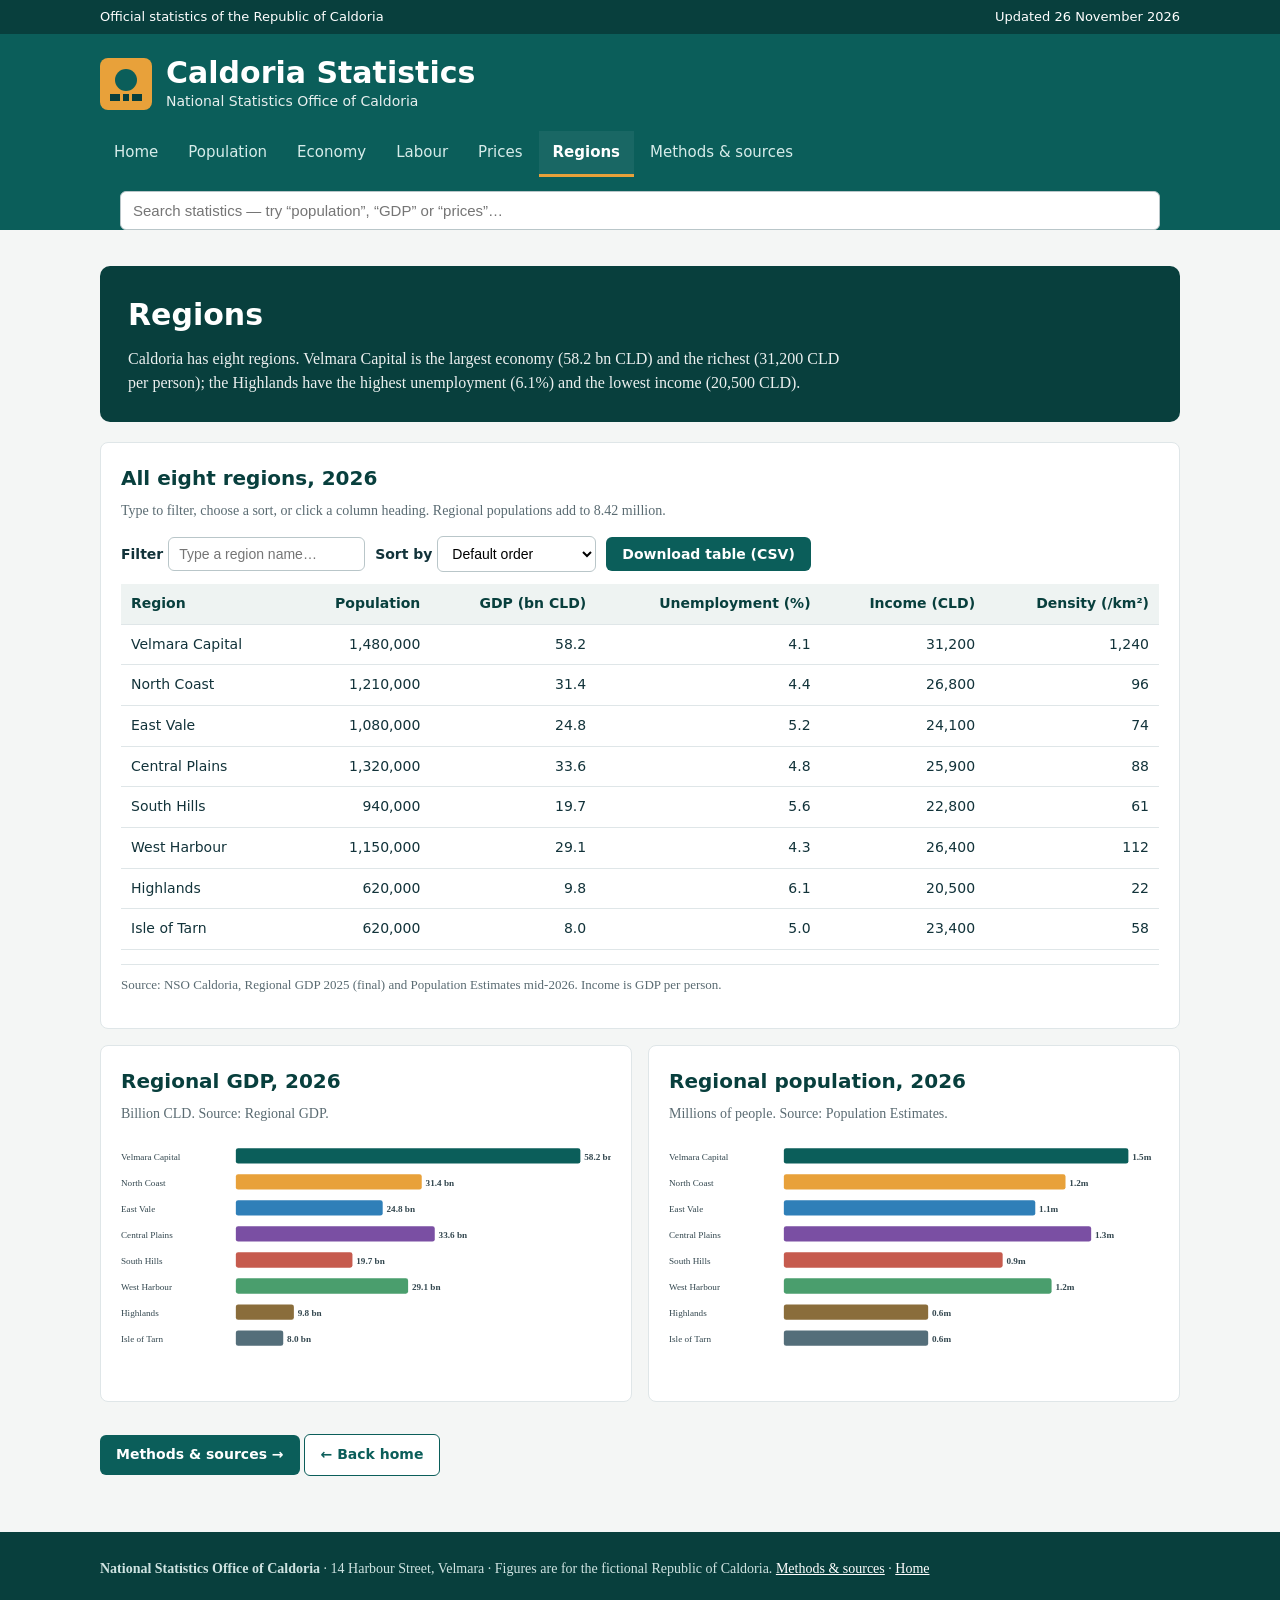
<file: app/regions.html>
<!DOCTYPE html>
<html lang="en">
<head>
<meta charset="utf-8">
<meta name="viewport" content="width=device-width, initial-scale=1">
<title>Regions — Caldoria National Statistics</title>
<meta name="description" content="Caldoria's eight regions compared on population, GDP, income, unemployment and density.">
<link rel="stylesheet" href="style.css">
<script type="module" src="app.js"></script>
</head>
<body data-page="regions">
<div class="topbar"><div class="topbar-inner"><span>Official statistics of the Republic of Caldoria</span><span>Updated 26 November 2026</span></div></div>
<header class="site"><div class="header-inner">
<a class="brand" href="index.html"><svg class="brand-mark" viewBox="0 0 52 52" aria-hidden="true"><rect width="52" height="52" rx="8" fill="#e8a13a"/><circle cx="26" cy="22" r="11" fill="#0b5e5a"/><rect x="10" y="36" width="10" height="7" fill="#083f3d"/><rect x="23" y="36" width="6" height="7" fill="#083f3d"/><rect x="32" y="36" width="10" height="7" fill="#083f3d"/></svg><span><h1>Caldoria Statistics</h1><p>National Statistics Office of Caldoria</p></span></a>
<nav class="main" aria-label="Main navigation">
<a href="index.html">Home</a><a href="population.html">Population</a><a href="economy.html">Economy</a><a href="labour.html">Labour</a><a href="prices.html">Prices</a><a href="regions.html" class="active">Regions</a><a href="methods.html">Methods &amp; sources</a>
</nav>
<div class="searchbar"><input type="search" id="siteSearch" placeholder="Search statistics — try “population”, “GDP” or “prices”…" aria-label="Search statistics"></div>
</div></header>
<main>
<div id="searchResults"></div>
<section class="hero"><h2>Regions</h2><p>Caldoria has eight regions. Velmara Capital is the largest economy (58.2 bn CLD) and the richest (31,200 CLD per person); the Highlands have the highest unemployment (6.1%) and the lowest income (20,500 CLD).</p></section>
<div class="card"><h3>All eight regions, 2026</h3><p class="sub">Type to filter, choose a sort, or click a column heading. Regional populations add to 8.42 million.</p>
<div class="controls"><label>Filter <input type="search" id="regionFilter" placeholder="Type a region name…" aria-label="Filter regions"></label>
<label>Sort by <select id="regionSort" aria-label="Sort regions"><option value="">Default order</option><option value="pop">Population</option><option value="gdp">GDP</option><option value="income">Income per person</option><option value="unemp">Unemployment</option></select></label>
<button class="btn" id="downloadRegions">Download table (CSV)</button></div>
<table class="sortable"><thead><tr><th>Region</th><th class="num">Population</th><th class="num">GDP (bn CLD)</th><th class="num">Unemployment (%)</th><th class="num">Income (CLD)</th><th class="num">Density (/km²)</th></tr></thead><tbody id="regionRows"></tbody></table>
<p class="source">Source: NSO Caldoria, Regional GDP 2025 (final) and Population Estimates mid-2026. Income is GDP per person.</p></div>
<div class="grid2">
<div class="card"><h3>Regional GDP, 2026</h3><p class="sub">Billion CLD. Source: Regional GDP.</p><div id="chart-region-gdp"></div></div>
<div class="card"><h3>Regional population, 2026</h3><p class="sub">Millions of people. Source: Population Estimates.</p><div id="chart-region-pop"></div></div>
</div>
<p><a class="btn" href="methods.html">Methods &amp; sources →</a> <a class="btn ghost" href="index.html">← Back home</a></p>
</main>
<footer class="site"><div class="footer-inner"><strong>National Statistics Office of Caldoria</strong> · 14 Harbour Street, Velmara · Figures are for the fictional Republic of Caldoria. <a href="methods.html">Methods &amp; sources</a> · <a href="index.html">Home</a></div></footer>
</body>
</html>
</file>
<file: app/style.css>
/* Caldoria NSO — original design. Deep teal, warm amber, clean sans type. */
:root {
  --teal: #0b5e5a; --teal-dark: #083f3d; --amber: #e8a13a; --ink: #12333a;
  --muted: #5a6b72; --line: #dfe6e8; --bg: #f4f6f5; --card: #ffffff; --blue: #2f7fb8;
}
* { box-sizing: border-box; }
body { margin: 0; font-family: Georgia, "Times New Roman", serif; color: var(--ink); background: var(--bg); line-height: 1.55; }
h1, h2, h3, h4, nav, .kpi-value, .btn, label, th, .stat-num { font-family: "Segoe UI", system-ui, -apple-system, sans-serif; }
a { color: var(--teal); }
.topbar { background: var(--teal-dark); color: #fff; font-family: "Segoe UI", system-ui, sans-serif; font-size: 13px; }
.topbar-inner { max-width: 1120px; margin: 0 auto; padding: 7px 20px; display: flex; justify-content: space-between; gap: 12px; flex-wrap: wrap; }
header.site { background: var(--teal); color: #fff; }
.header-inner { max-width: 1120px; margin: 0 auto; padding: 22px 20px 0; }
.brand { display: flex; gap: 14px; align-items: center; text-decoration: none; color: #fff; }
.brand-mark { width: 52px; height: 52px; flex: none; }
.brand h1 { font-size: 30px; margin: 0; line-height: 1.1; }
.brand p { margin: 2px 0 0; opacity: .9; font-size: 14px; font-family: "Segoe UI", system-ui, sans-serif; }
nav.main { display: flex; gap: 2px; flex-wrap: wrap; margin-top: 18px; }
nav.main a { color: #d7ecea; text-decoration: none; padding: 10px 14px; font-size: 15px; border-bottom: 3px solid transparent; }
nav.main a:hover { color: #fff; background: rgba(255,255,255,.08); }
nav.main a.active { color: #fff; border-bottom-color: var(--amber); font-weight: 700; background: rgba(255,255,255,.06); }
.searchbar { max-width: 1120px; margin: 0 auto; padding: 14px 20px 0; display: flex; gap: 10px; flex-wrap: wrap; }
.searchbar input[type="search"] { flex: 1; min-width: 220px; padding: 10px 12px; border: 1px solid #b9c6c9; border-radius: 6px; font-size: 15px; }
.searchbar select { padding: 10px; border: 1px solid #b9c6c9; border-radius: 6px; font-size: 15px; background: #fff; }
main { max-width: 1120px; margin: 0 auto; padding: 20px 20px 40px; }
.hero { background: var(--teal-dark); color: #fff; border-radius: 10px; padding: 26px 28px; margin-bottom: 20px; }
.hero h2 { margin: 0 0 8px; font-size: 30px; }
.hero p { margin: 0; max-width: 720px; opacity: .92; }
.kpis { display: grid; grid-template-columns: repeat(4, 1fr); gap: 14px; margin: 20px 0; }
.kpi { background: var(--card); border: 1px solid var(--line); border-top: 4px solid var(--teal); border-radius: 8px; padding: 16px; }
.kpi.amber { border-top-color: var(--amber); }
.kpi-value { font-size: 30px; font-weight: 800; color: var(--teal-dark); }
.kpi-label { font-family: "Segoe UI", system-ui, sans-serif; font-size: 13px; color: var(--muted); margin-top: 2px; }
.kpi-change { font-family: "Segoe UI", system-ui, sans-serif; font-size: 13px; font-weight: 700; color: #2e7d32; margin-top: 6px; }
.kpi-change.down { color: #b03a2e; }
.grid2 { display: grid; grid-template-columns: 1fr 1fr; gap: 16px; }
.card { background: var(--card); border: 1px solid var(--line); border-radius: 8px; padding: 20px; margin-bottom: 16px; }
.card h3 { margin: 0 0 6px; font-size: 20px; color: var(--teal-dark); }
.card .sub { color: var(--muted); font-size: 14px; margin: 0 0 14px; }
.card h2 { margin: 0 0 8px; }
.controls { display: flex; gap: 10px; flex-wrap: wrap; align-items: center; margin-bottom: 12px; font-family: "Segoe UI", system-ui, sans-serif; font-size: 14px; }
.controls label { font-weight: 600; }
.controls select, .controls input { padding: 8px 10px; border: 1px solid #b9c6c9; border-radius: 6px; font-size: 14px; background: #fff; }
.btn { display: inline-block; background: var(--teal); color: #fff; border: none; padding: 9px 16px; border-radius: 6px; font-size: 14px; font-weight: 700; cursor: pointer; text-decoration: none; }
.btn:hover { background: var(--teal-dark); }
.btn.ghost { background: #fff; color: var(--teal); border: 1px solid var(--teal); }
.btn.active { background: var(--amber); color: #231a05; }
.tabs { display: flex; gap: 6px; flex-wrap: wrap; margin-bottom: 12px; }
table { width: 100%; border-collapse: collapse; font-family: "Segoe UI", system-ui, sans-serif; font-size: 14px; }
th, td { text-align: left; padding: 9px 10px; border-bottom: 1px solid var(--line); }
th { background: #eef3f2; color: var(--teal-dark); cursor: pointer; white-space: nowrap; }
th:hover { background: #e2ebe9; }
td.num, th.num { text-align: right; font-variant-numeric: tabular-nums; }
tr:hover td { background: #f7faf9; }
.note { font-size: 13px; color: var(--muted); margin-top: 10px; }
.source { font-size: 13px; color: var(--muted); border-top: 1px solid var(--line); padding-top: 10px; margin-top: 14px; }
.legend { list-style: none; padding: 0; margin: 10px 0 0; font-family: "Segoe UI", system-ui, sans-serif; font-size: 14px; }
.legend li { padding: 3px 0; }
.swatch { display: inline-block; width: 12px; height: 12px; border-radius: 3px; margin-right: 8px; vertical-align: -1px; }
.donut-wrap { display: flex; gap: 18px; align-items: center; flex-wrap: wrap; }
.donut-wrap svg { max-width: 260px; flex: none; }
.release { display: flex; gap: 14px; padding: 12px 0; border-bottom: 1px solid var(--line); }
.release:last-child { border-bottom: none; }
.release-date { font-family: "Segoe UI", system-ui, sans-serif; font-weight: 700; color: var(--teal); white-space: nowrap; width: 110px; flex: none; }
.release a { font-weight: 700; text-decoration: none; }
.topic-list { display: grid; grid-template-columns: 1fr 1fr; gap: 14px; }
.topic { background: var(--card); border: 1px solid var(--line); border-radius: 8px; padding: 18px; }
.topic h3 { margin: 0 0 4px; }
.topic h3 a { text-decoration: none; color: var(--teal-dark); }
.topic p { margin: 0; color: var(--muted); font-size: 14px; }
footer.site { background: var(--teal-dark); color: #cfe3e1; }
.footer-inner { max-width: 1120px; margin: 0 auto; padding: 26px 20px; font-size: 14px; }
.footer-inner a { color: #fff; }
.stat-num { font-size: 26px; font-weight: 800; color: var(--teal-dark); }
.callout { background: #fdf3dd; border-left: 4px solid var(--amber); padding: 14px 16px; border-radius: 0 8px 8px 0; margin: 0 0 16px; }
.hidden { display: none !important; }
#searchResults { margin: 0 0 16px; }
#searchResults .topic { margin-bottom: 10px; }
@media (max-width: 760px) {
  .kpis { grid-template-columns: 1fr 1fr; }
  .grid2, .topic-list { grid-template-columns: 1fr; }
  .brand h1 { font-size: 23px; }
  .hero h2 { font-size: 24px; }
  nav.main a { padding: 9px 9px; font-size: 14px; }
  .release { flex-direction: column; gap: 2px; }
  .release-date { width: auto; }
  table { font-size: 13px; }
  th, td { padding: 7px 6px; }
  .donut-wrap { flex-direction: column; align-items: flex-start; }
}
</file>
